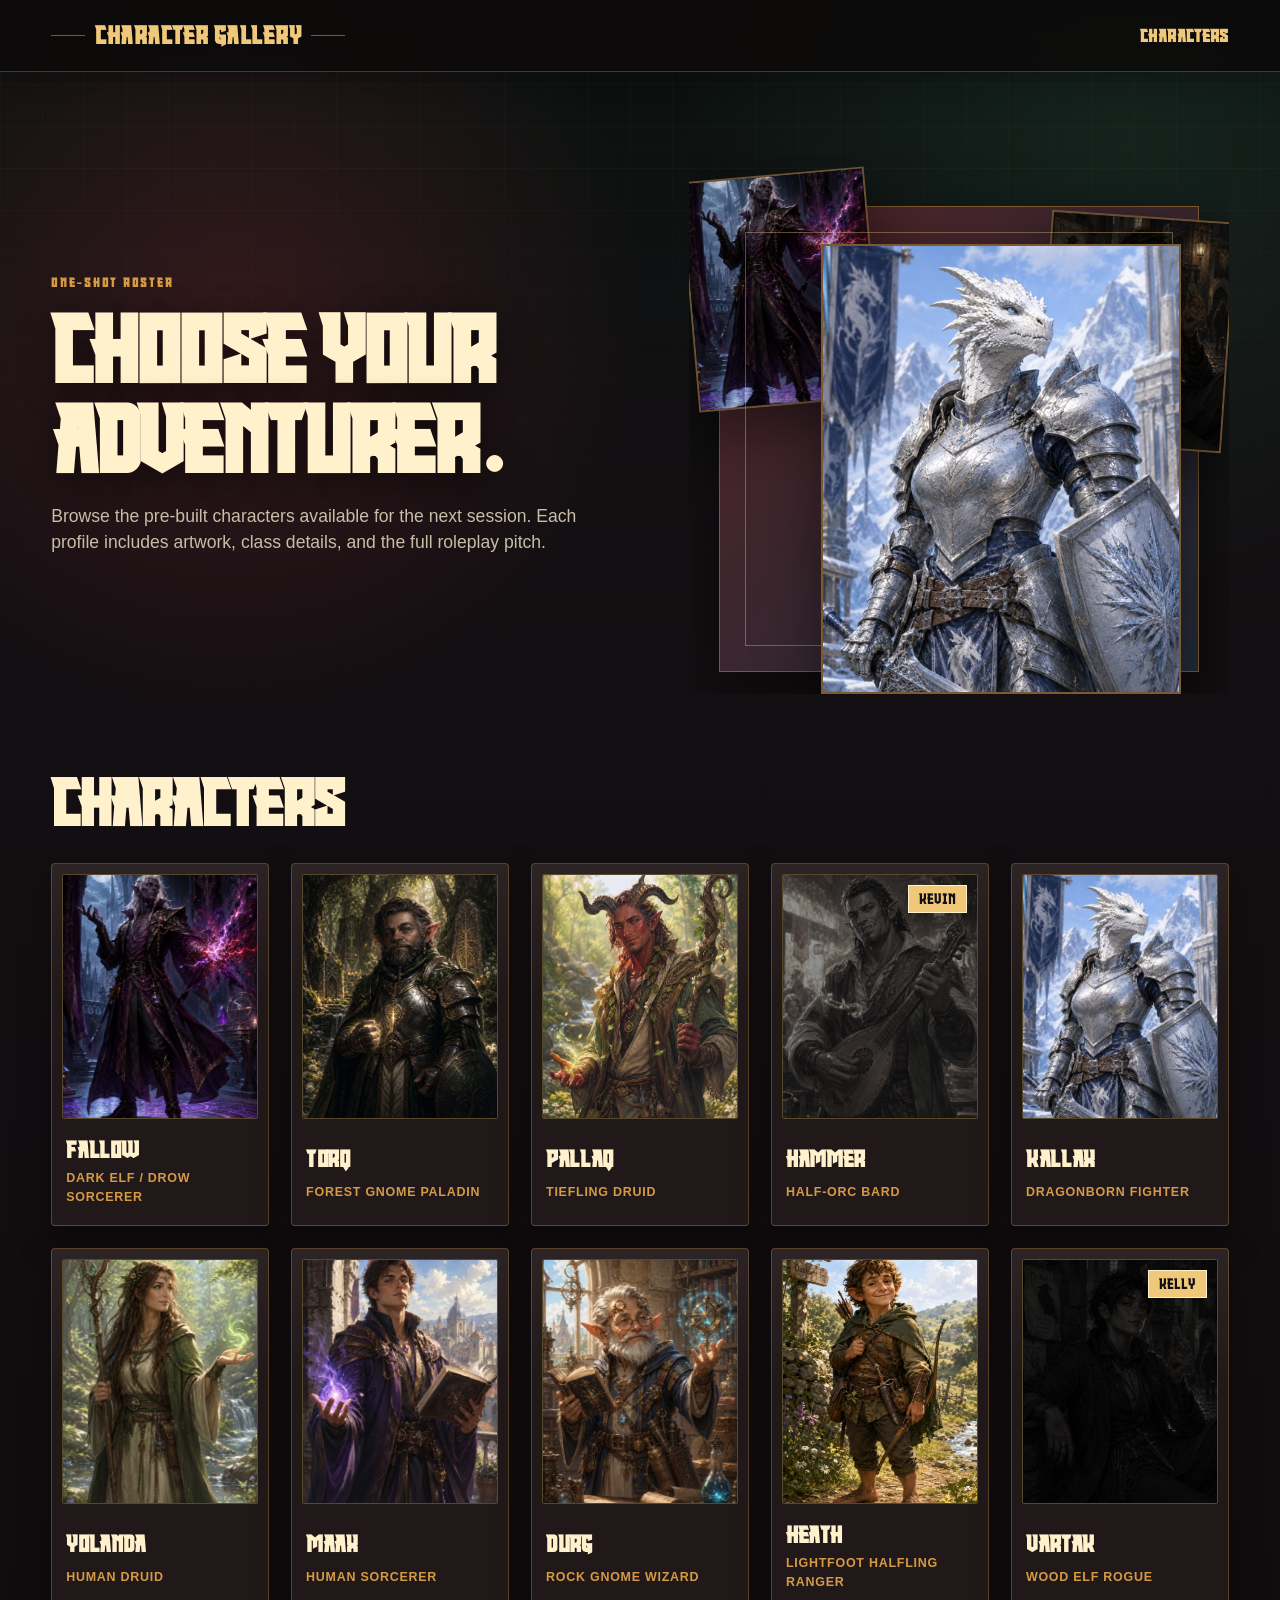
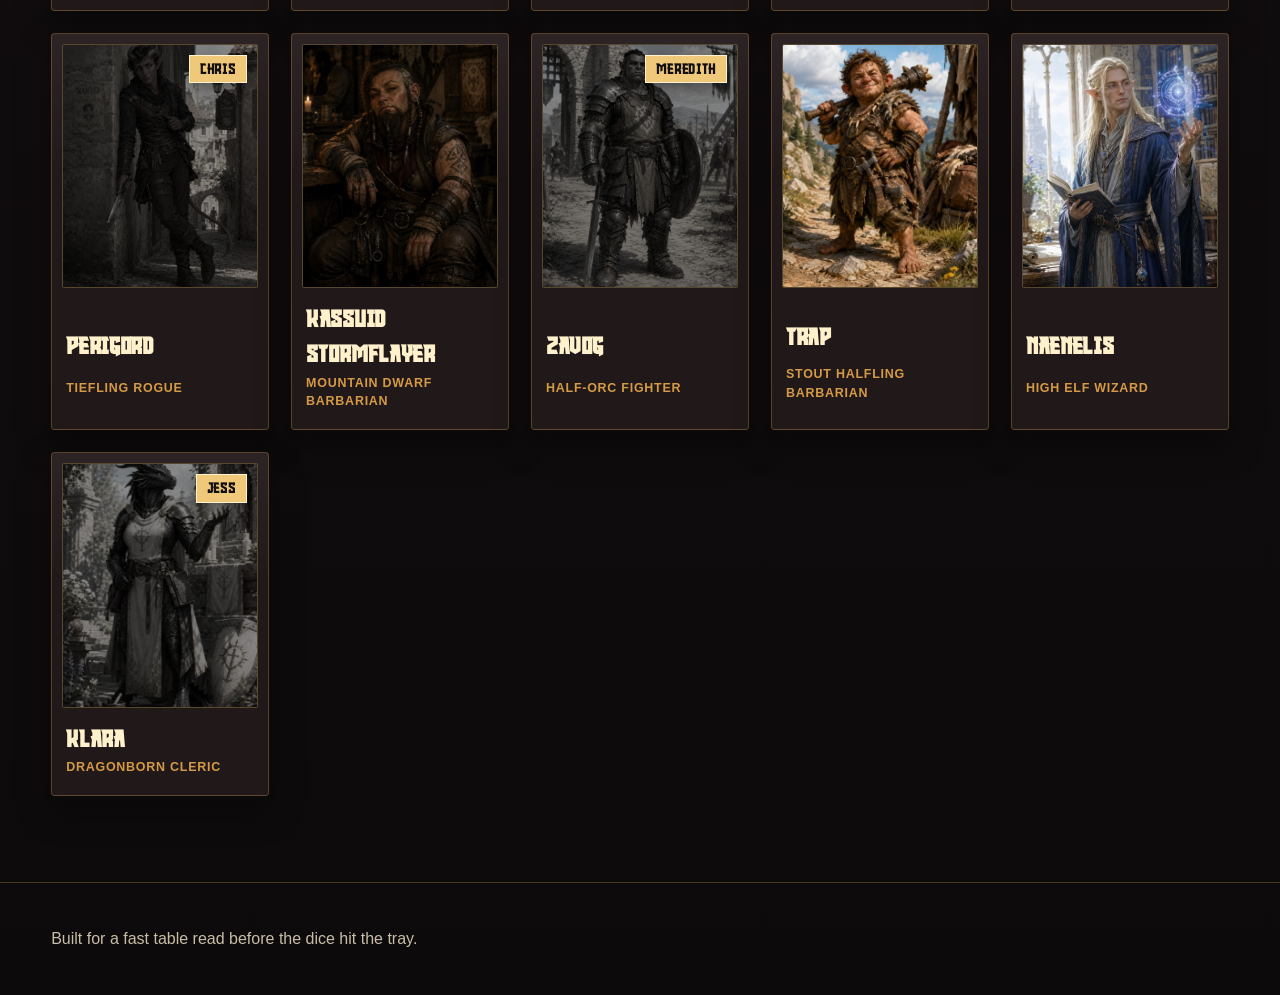
<file: index.html>
<!doctype html>
<html lang="en">
  <head>
    <meta charset="utf-8">
    <meta name="viewport" content="width=device-width, initial-scale=1">
    <title>D&D Character Gallery</title>
    <meta
      name="description"
      content="A browsable gallery of pre-built Dungeons & Dragons characters."
    >
    <link rel="stylesheet" href="styles.css?v=thumbnail-1">
  </head>
  <body>
    <header class="site-header">
      <a class="brand" href="index.html" aria-label="Character gallery home">
        <span>Character Gallery</span>
      </a>
      <nav class="site-nav" aria-label="Primary">
        <a href="#characters">Characters</a>
      </nav>
    </header>

    <main>
      <section class="hero" aria-labelledby="page-title">
        <div class="hero-copy">
          <p class="eyebrow">One-shot roster</p>
          <h1 id="page-title">Choose your adventurer.</h1>
          <p>
            Browse the pre-built characters available for the next session.
            Each profile includes artwork, class details, and the full roleplay
            pitch.
          </p>
        </div>
        <div class="hero-showcase" aria-hidden="true">
          <img class="showcase-main" src="assets/thumbnails/kallax.jpg" alt="">
          <img class="showcase-side showcase-side-top" src="assets/thumbnails/fallow.jpg" alt="">
          <img class="showcase-side showcase-side-bottom" src="assets/thumbnails/vartak.jpg" alt="">
        </div>
      </section>

      <section class="gallery-section" id="characters" aria-labelledby="characters-title">
        <div class="section-heading">
          <h2 id="characters-title">Characters</h2>
        </div>
        <div class="character-grid" id="character-grid"></div>
      </section>
    </main>

    <footer class="site-footer">
      <p>Built for a fast table read before the dice hit the tray.</p>
    </footer>

    <script src="scripts/characters.js?v=thumbnail-1"></script>
    <script src="scripts/app.js?v=thumbnail-1"></script>
  </body>
</html>
</file>
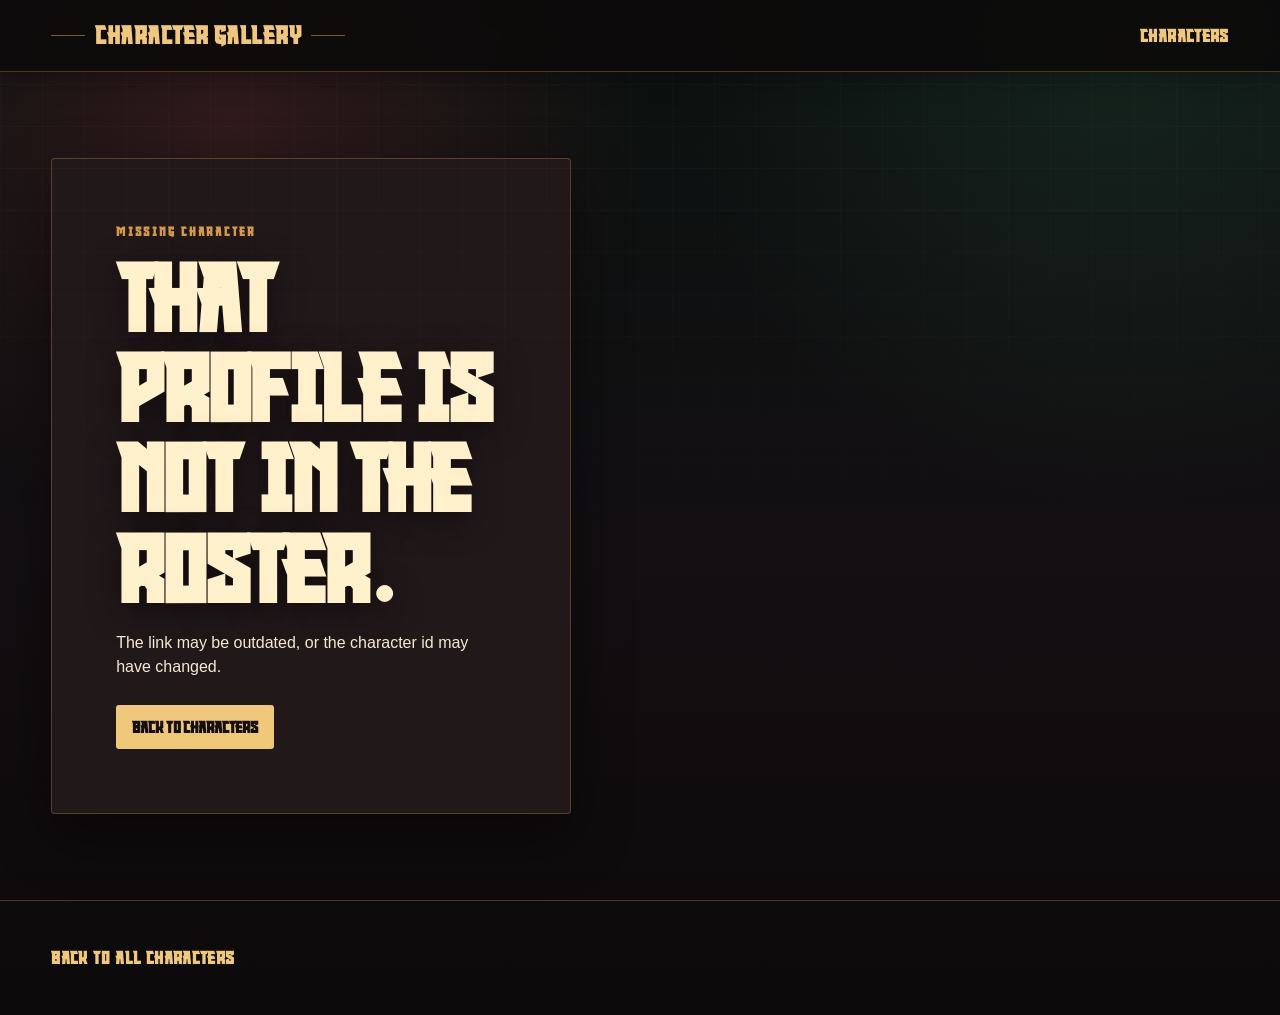
<file: character.html>
<!doctype html>
<html lang="en">
  <head>
    <meta charset="utf-8">
    <meta name="viewport" content="width=device-width, initial-scale=1">
    <title>Character Details</title>
    <meta
      name="description"
      content="Details for a pre-built Dungeons & Dragons character."
    >
    <link rel="stylesheet" href="styles.css?v=thumbnail-1">
  </head>
  <body>
    <header class="site-header">
      <a class="brand" href="index.html" aria-label="Character gallery home">
        <span>Character Gallery</span>
      </a>
      <nav class="site-nav" aria-label="Primary">
        <a href="index.html#characters">Characters</a>
      </nav>
    </header>

    <main>
      <article class="detail-layout" id="character-detail"></article>
    </main>

    <footer class="site-footer">
      <p><a href="index.html#characters">Back to all characters</a></p>
    </footer>

    <script src="scripts/characters.js?v=thumbnail-1"></script>
    <script src="scripts/app.js?v=thumbnail-1"></script>
  </body>
</html>
</file>
<file: styles.css>
:root {
  color-scheme: dark;
  --title-font: "Knight Warrior", "Times New Roman", serif;
  --body-font: Roboto, Helvetica, Arial, sans-serif;
  --ink: #f5ead2;
  --muted: #c8bda6;
  --paper: #130f12;
  --surface: #21181a;
  --surface-strong: #2f2020;
  --line: #7b5a32;
  --line-soft: rgba(196, 145, 71, 0.34);
  --accent: #d49a45;
  --accent-strong: #f0c879;
  --blood: #8d2f35;
  --green: #2f5b45;
  --blue: #253e55;
  --shadow: 0 22px 60px rgba(0, 0, 0, 0.48);
}

@font-face {
  font-family: "Knight Warrior";
  src: url("assets/fonts/KnightWarrior-w16n8.otf") format("opentype");
  font-display: swap;
}

* {
  box-sizing: border-box;
}

html {
  scroll-behavior: smooth;
}

body {
  min-width: 320px;
  margin: 0;
  color: var(--ink);
  background:
    radial-gradient(circle at 18% 12%, rgba(141, 47, 53, 0.28), transparent 26rem),
    radial-gradient(circle at 88% 6%, rgba(47, 91, 69, 0.24), transparent 28rem),
    linear-gradient(180deg, #0b1210 0, var(--paper) 34rem, #0d0a0b 100%);
  font-family: var(--body-font);
  line-height: 1.5;
}

body::before {
  content: "";
  position: fixed;
  inset: 0;
  pointer-events: none;
  background-image:
    linear-gradient(rgba(245, 234, 210, 0.035) 1px, transparent 1px),
    linear-gradient(90deg, rgba(245, 234, 210, 0.026) 1px, transparent 1px);
  background-size: 42px 42px;
  mask-image: linear-gradient(to bottom, rgba(0, 0, 0, 0.8), transparent 82%);
}

a {
  color: inherit;
}

img {
  display: block;
  width: 100%;
}

.site-header {
  position: sticky;
  top: 0;
  z-index: 10;
  display: flex;
  align-items: center;
  justify-content: space-between;
  gap: 24px;
  min-height: 72px;
  padding: 16px clamp(18px, 4vw, 56px);
  background: rgba(13, 10, 11, 0.9);
  border-bottom: 1px solid var(--line-soft);
  box-shadow: 0 8px 24px rgba(0, 0, 0, 0.28);
  backdrop-filter: blur(14px);
}

.brand,
.site-nav {
  display: inline-flex;
  align-items: center;
  gap: 10px;
}

.brand {
  color: var(--accent-strong);
  font-family: var(--title-font);
  font-size: 1.54rem;
  font-weight: 800;
  letter-spacing: 0.06em;
  text-decoration: none;
  text-transform: uppercase;
}

.brand::before,
.brand::after {
  content: "";
  display: block;
  width: 34px;
  height: 1px;
  background: var(--line);
}

.site-nav a,
.back-link,
.site-footer a {
  color: var(--accent-strong);
  font-family: var(--title-font);
  font-size: 1.08rem;
  font-weight: 800;
  text-decoration: none;
  text-transform: uppercase;
  letter-spacing: 0.08em;
}

.site-nav a:hover,
.back-link:hover,
.site-footer a:hover {
  color: #fff3c8;
}

.hero {
  display: grid;
  grid-template-columns: minmax(0, 1fr) minmax(300px, 540px);
  gap: clamp(32px, 6vw, 84px);
  align-items: center;
  min-height: calc(82vh - 72px);
  padding: clamp(44px, 6vw, 76px) clamp(18px, 4vw, 56px) clamp(22px, 3vw, 40px);
}

.hero > * {
  min-width: 0;
}

.hero-copy {
  max-width: 820px;
}

.eyebrow {
  margin: 0 0 12px;
  color: var(--accent);
  font-family: var(--title-font);
  font-size: 0.78rem;
  font-weight: 900;
  letter-spacing: 0.22em;
  text-transform: uppercase;
}

h1,
h2 {
  margin: 0;
  line-height: 0.98;
  letter-spacing: 0;
  font-family: var(--title-font);
}

h1 {
  max-width: 900px;
  color: #fff1cc;
  font-size: clamp(3rem, 7.2vw, 6.6rem);
  text-shadow: 0 8px 34px rgba(0, 0, 0, 0.48);
  hyphens: none;
  overflow-wrap: normal;
  word-break: normal;
}

h2 {
  color: #fff1cc;
  font-size: clamp(2rem, 5vw, 4.4rem);
}

.hero p:not(.eyebrow),
.detail-copy p {
  max-width: 68ch;
  color: var(--muted);
  font-size: 1.1rem;
}

.hero-showcase {
  position: relative;
  min-height: 540px;
  overflow: hidden;
}

.hero-showcase::before {
  content: "";
  position: absolute;
  inset: 52px 30px 22px;
  border: 1px solid var(--line);
  background:
    linear-gradient(135deg, rgba(141, 47, 53, 0.44), rgba(37, 62, 85, 0.52)),
    #21181a;
  box-shadow: var(--shadow);
}

.hero-showcase::after {
  content: "";
  position: absolute;
  inset: 78px 56px 48px;
  border: 1px solid rgba(240, 200, 121, 0.38);
  pointer-events: none;
}

.hero-showcase img {
  position: absolute;
  object-fit: cover;
  border: 2px solid var(--line);
  box-shadow: var(--shadow);
}

.showcase-main {
  right: 48px;
  bottom: 0;
  z-index: 2;
  width: min(72%, 360px);
  aspect-ratio: 4 / 5;
}

.showcase-side {
  width: min(38%, 185px);
  aspect-ratio: 4 / 5;
  filter: saturate(0.88) brightness(0.9);
}

.showcase-side-top {
  top: 20px;
  left: 0;
  transform: rotate(-5deg);
}

.showcase-side-bottom {
  right: 0;
  top: 62px;
  transform: rotate(4deg);
}

.gallery-section {
  padding: clamp(18px, 3vw, 34px) clamp(18px, 4vw, 56px) clamp(42px, 7vw, 86px);
}

.detail-layout {
  padding: clamp(42px, 7vw, 86px) clamp(18px, 4vw, 56px);
}

.section-heading {
  margin-bottom: 28px;
}

.character-grid {
  display: grid;
  grid-template-columns: repeat(auto-fit, minmax(210px, 1fr));
  gap: 22px;
}

.character-card {
  display: grid;
  gap: 14px;
  min-height: 100%;
  padding: 10px 10px 18px;
  background:
    linear-gradient(180deg, rgba(245, 234, 210, 0.055), transparent 36%),
    var(--surface);
  border: 1px solid var(--line-soft);
  border-radius: 4px;
  box-shadow: 0 14px 34px rgba(0, 0, 0, 0.34);
  text-decoration: none;
  transition: transform 180ms ease, box-shadow 180ms ease, border-color 180ms ease;
}

.character-card:hover {
  border-color: var(--accent);
  box-shadow: 0 24px 54px rgba(0, 0, 0, 0.52);
  transform: translateY(-4px);
}

.portrait-frame {
  position: relative;
  display: block;
  aspect-ratio: 4 / 5;
  overflow: hidden;
  background: #0f0b0c;
  border: 1px solid rgba(240, 200, 121, 0.32);
  border-radius: 2px;
}

.portrait-frame img,
.detail-art img {
  height: 100%;
  object-fit: cover;
}

.character-card.is-claimed .portrait-frame img {
  filter: grayscale(0.82) brightness(0.58);
}

.claim-badge {
  position: absolute;
  top: 10px;
  right: 10px;
  z-index: 1;
  padding: 6px 10px;
  color: #130f12;
  background: var(--accent-strong);
  border: 1px solid #fff1cc;
  box-shadow: 0 8px 18px rgba(0, 0, 0, 0.42);
  font-family: var(--title-font);
  font-size: 0.92rem;
  line-height: 1;
  letter-spacing: 0.06em;
  text-transform: uppercase;
}

.card-copy {
  display: grid;
  gap: 2px;
  padding: 0 4px;
}

.character-name {
  color: #fff1cc;
  font-family: var(--title-font);
  font-size: 1.44rem;
  font-weight: 900;
  letter-spacing: 0.03em;
}

.character-meta {
  color: var(--accent);
  font-family: var(--body-font);
  font-size: 0.78rem;
  font-weight: 800;
  letter-spacing: 0.06em;
  text-transform: uppercase;
}

.detail-layout {
  display: grid;
  grid-template-columns: minmax(280px, 520px) minmax(0, 1fr);
  gap: clamp(28px, 6vw, 68px);
  align-items: start;
  min-height: calc(100vh - 144px);
}

.detail-art {
  aspect-ratio: 4 / 5;
  overflow: hidden;
  background: var(--surface);
  border: 2px solid var(--line);
  box-shadow: var(--shadow);
}

.detail-copy {
  padding: clamp(20px, 3vw, 34px);
  background: rgba(33, 24, 26, 0.74);
  border: 1px solid var(--line-soft);
  box-shadow: var(--shadow);
}

.detail-copy h1 {
  margin-top: 8px;
  font-size: clamp(2.8rem, 7vw, 6rem);
}

.tagline {
  color: #fff1cc !important;
  font-size: clamp(1.25rem, 2vw, 1.7rem) !important;
  font-weight: 800;
}

.detail-section {
  margin-top: 24px;
  padding-top: 20px;
  border-top: 1px solid var(--line-soft);
}

.detail-section h2 {
  margin-bottom: 10px;
  color: var(--accent-strong);
  font-family: var(--title-font);
  font-size: 1.14rem;
  line-height: 1.2;
  letter-spacing: 0.12em;
  text-transform: uppercase;
}

.detail-section ul {
  display: grid;
  gap: 8px;
  max-width: 68ch;
  margin: 0;
  padding-left: 22px;
  color: var(--muted);
}

.detail-section li::marker {
  color: var(--accent);
}

.detail-section p {
  margin: 0;
}

.sheet-actions {
  margin-top: 30px;
}

.sheet-link {
  display: inline-flex;
  align-items: center;
  justify-content: center;
  min-height: 48px;
  padding: 0 18px;
  color: #130f12;
  background: var(--accent-strong);
  border: 1px solid #fff1cc;
  border-radius: 3px;
  box-shadow: 0 12px 28px rgba(0, 0, 0, 0.32);
  font-family: var(--title-font);
  font-size: 1rem;
  font-weight: 900;
  letter-spacing: 0.08em;
  text-decoration: none;
  text-transform: uppercase;
}

.sheet-link:hover {
  background: #fff1cc;
}

.empty-state {
  max-width: 720px;
  padding: clamp(34px, 6vw, 64px);
  background: var(--surface);
  border: 1px solid var(--line-soft);
  border-radius: 4px;
  box-shadow: var(--shadow);
}

.button-link {
  display: inline-flex;
  align-items: center;
  min-height: 44px;
  margin-top: 10px;
  padding: 0 16px;
  color: #130f12;
  background: var(--accent-strong);
  border-radius: 3px;
  font-family: var(--title-font);
  font-weight: 900;
  text-decoration: none;
}

.site-footer {
  padding: 28px clamp(18px, 4vw, 56px);
  color: var(--muted);
  border-top: 1px solid var(--line-soft);
}

@media (max-width: 900px) {
  .hero,
  .detail-layout {
    grid-template-columns: 1fr;
  }

  .hero {
    min-height: auto;
  }

  .hero-showcase {
    min-height: 430px;
  }

  .detail-art {
    max-width: 520px;
  }
}

@media (min-width: 901px) and (max-width: 1180px) {
  h1 {
    font-size: clamp(4rem, 6.6vw, 5.4rem);
  }
}

@media (max-width: 520px) {
  .site-header {
    align-items: flex-start;
    flex-direction: column;
    gap: 10px;
  }

  .brand::before,
  .brand::after {
    width: 22px;
  }

  h1 {
    font-size: clamp(2.6rem, 14vw, 3.4rem);
  }

  .character-grid {
    grid-template-columns: 1fr;
  }

  .hero-showcase {
    min-height: 360px;
  }

  .showcase-main {
    right: 24px;
    width: min(72%, 290px);
  }

  .showcase-side {
    width: min(36%, 140px);
  }

  .showcase-side-bottom {
    right: 10px;
  }
}
</file>
